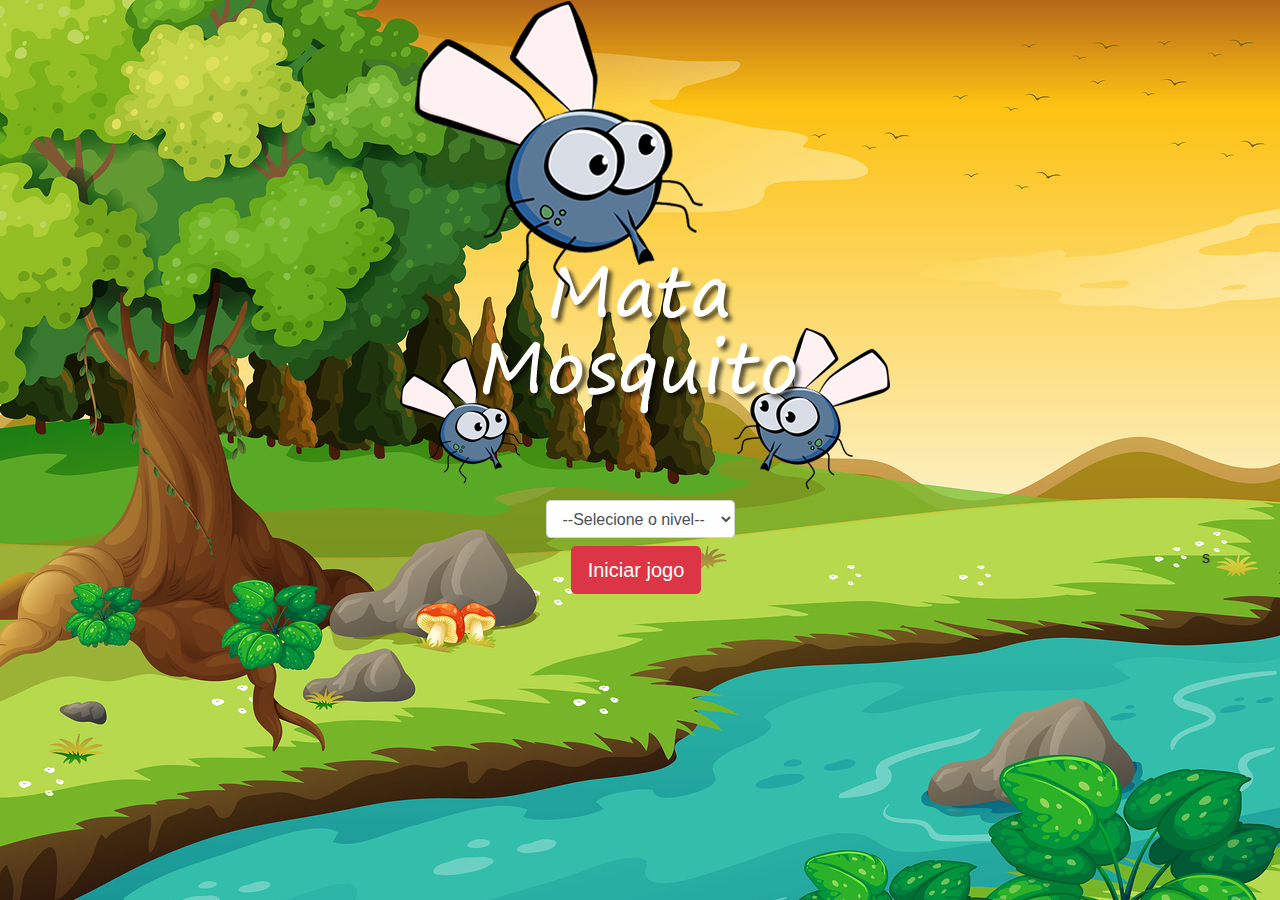
<file: index.html>
<!DOCTYPE html>
<html>
<head>
	<title></title>
	<meta charset="utf-8">

	<link rel="stylesheet"href="https://stackpath.bootstrapcdn.com/bootstrap/4.3.1/css/bootstrap.min.css" integrity="sha384-ggOyR0iXCbMQv3Xipma34MD+dH/1fQ784/j6cY/iJTQUOhcWr7x9JvoRxT2MZw1T" crossorigin="anonymous">

	<link rel="stylesheet" type="text/css" href="style.css">

	<script>

		function iniciarJogo(){
			var nivel=document.getElementById('nivel').value

			if(nivel ===''){
				alert('Selecione um nivel para iniciar o jogo')
				return false
			}
			
			window.location.href="app.html?" + nivel
	}
	</script>

</head>
<body>

	

	<div class="container">
		<div class="row">
			<div class="col">
				<div class="d-flex justify-content-center">
				<img src="imagens/game.png" />
				 </div>
			 </div>
		  </div>

		  <div class="row">
			<div class="col">
				<div class="d-flex justify-content-center">

			<div class="mb-2">
			<select class="form-control" id="nivel">
				<option value="">--Selecione o nivel--</option>
				<option value="normal">Normal</option>
				<option value="dificil">Dificil</option>
				<option value="chucknorrist">Chuck Norrist</option>
					
				</select>
				
			</div>

			</div>
			
		</div>
		
	</div>

		<div class="row">
			<div class="col">
				<div class="d-flex justify-content-center">
				<button type="button" class="btn btn-danger btn-lg" onclick="iniciarJogo()">Iniciar jogo</button>
				</div>
				
			</div>s
			
		</div>
		
	</div>

</body>
</html>
</file>
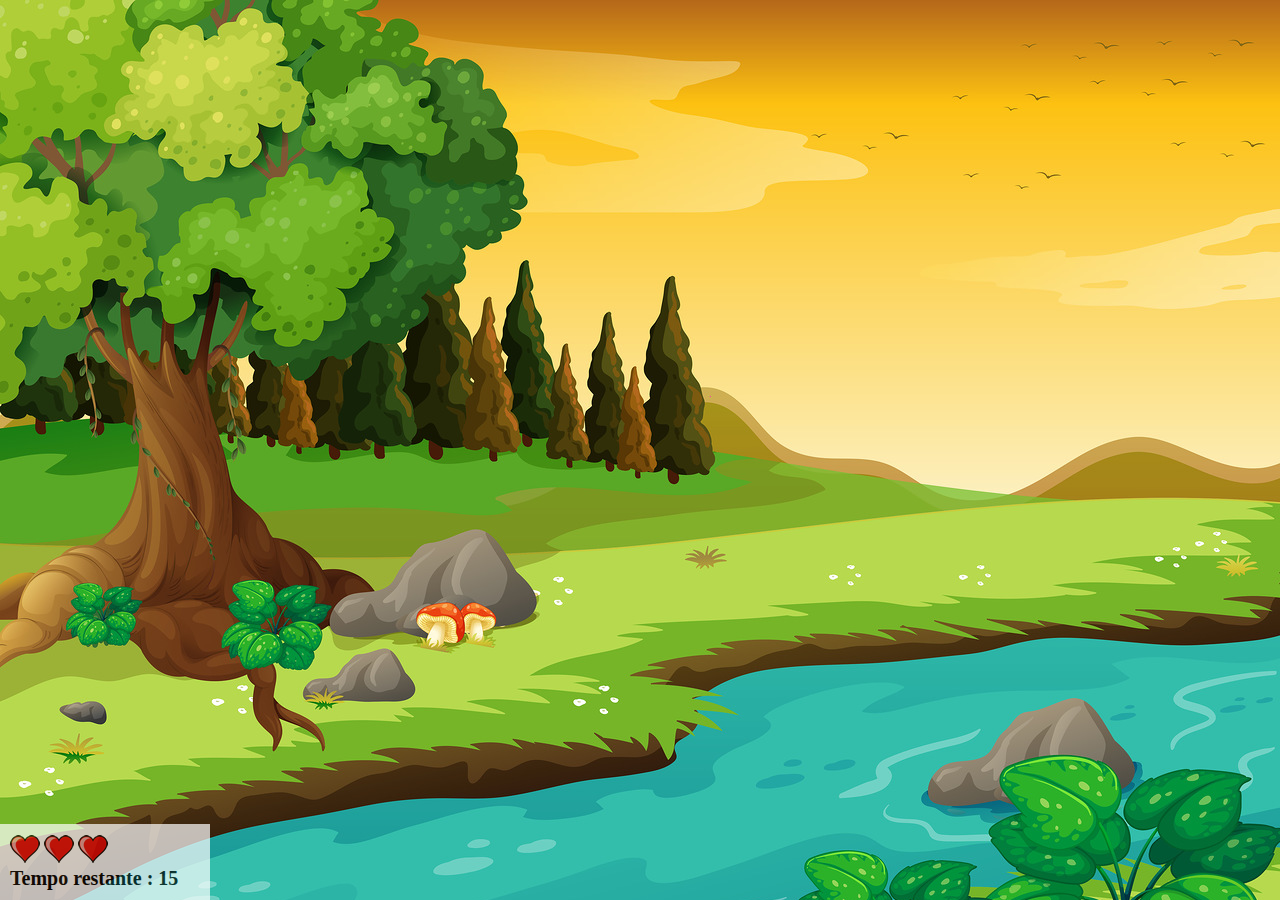
<file: app.html>
<!DOCTYPE html>
<html>
<head>

	<title></title>
	<link rel="stylesheet" type="text/css" href="style.css">
	<meta charset="utf-8">
	<script src="jogo.js"></script>

</head>
<body onresize="ajustaTamanhoPalcoJogo()">


	<!-- esses elementos representatam os pontos de vida<!-->
 
 	<div class="painel">
 		<div class="vidas">
 			<img id="v1" src="imagens/coracao_cheio.png" />
 			<img id="v2" src="imagens/coracao_cheio.png" />
 			<img id="v3" src="imagens/coracao_cheio.png" />
 	</div>

 	<div class="cronometro"> Tempo restante : <span id="cronometro"></span></div>
 		
 	</div>

 <script>
 	document.getElementById('cronometro').innerHTML=tempo
 	var criarMosca =setInterval(function(){
		posicaoRandomica()
 } ,criaMosquitoTempo)



 </script>
 
</body>
</html>
</file>
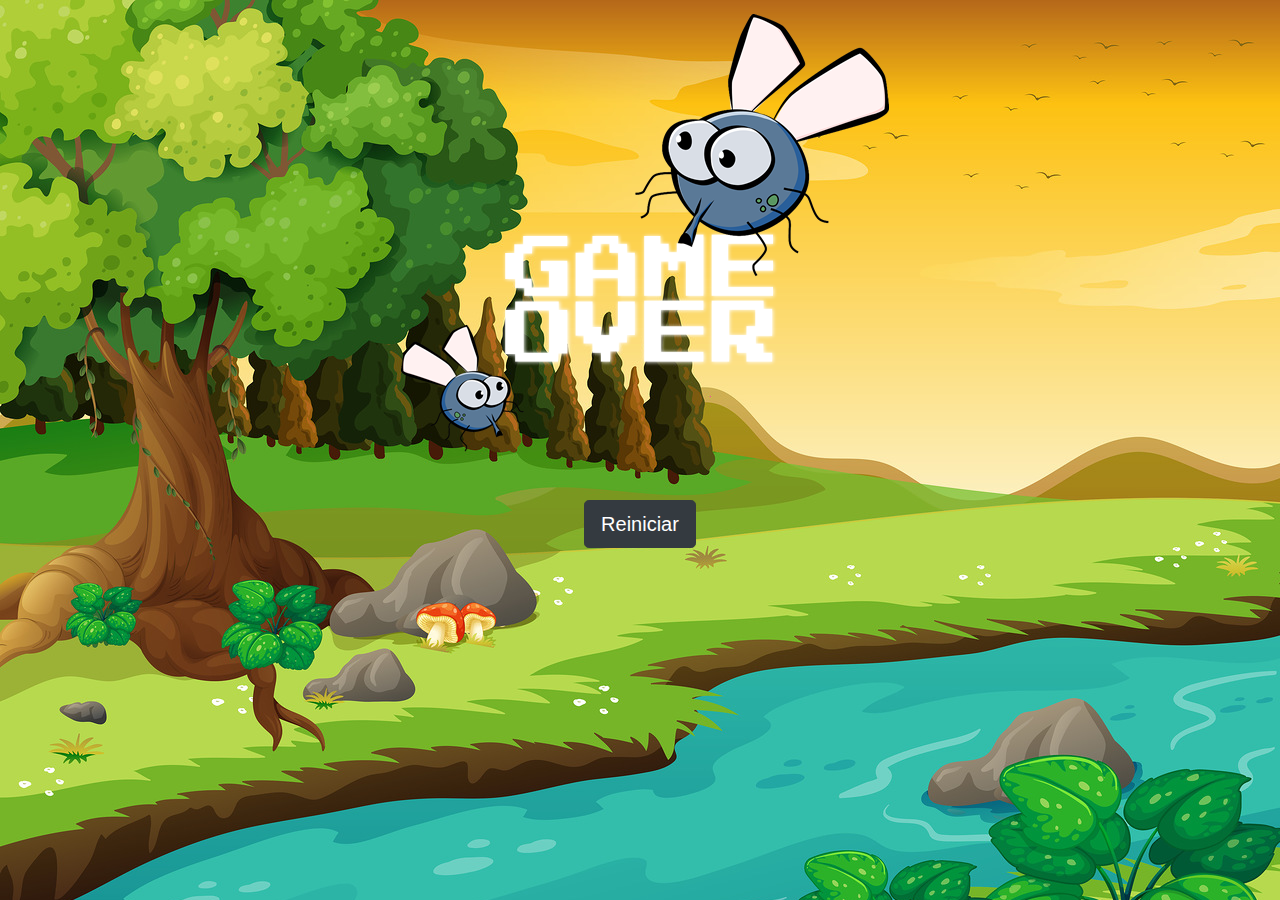
<file: fim_de_jogo.html>
<!DOCTYPE html>
<html>
<head>
	<title></title>
	<meta charset="utf-8">

	<link rel="stylesheet"href="https://stackpath.bootstrapcdn.com/bootstrap/4.3.1/css/bootstrap.min.css" integrity="sha384-ggOyR0iXCbMQv3Xipma34MD+dH/1fQ784/j6cY/iJTQUOhcWr7x9JvoRxT2MZw1T" crossorigin="anonymous">

	<link rel="stylesheet" type="text/css" href="style.css">

</head>
<body>

	<div class="container">
		<div class="row">
			<div class="col">
				<div class="d-flex justify-content-center">
				<img src="imagens/game_over.png" />
				</div>
				
			</div>
			
		</div>

		<div class="row">
			<div class="col">
				<div class="d-flex justify-content-center">
				<button type="button" class="btn btn-dark btn-lg" onclick="window.location.href='index.html'">Reiniciar</button>
				</div>
				
			</div>
			
		</div>
		
	</div>

</body>
</html>
</file>
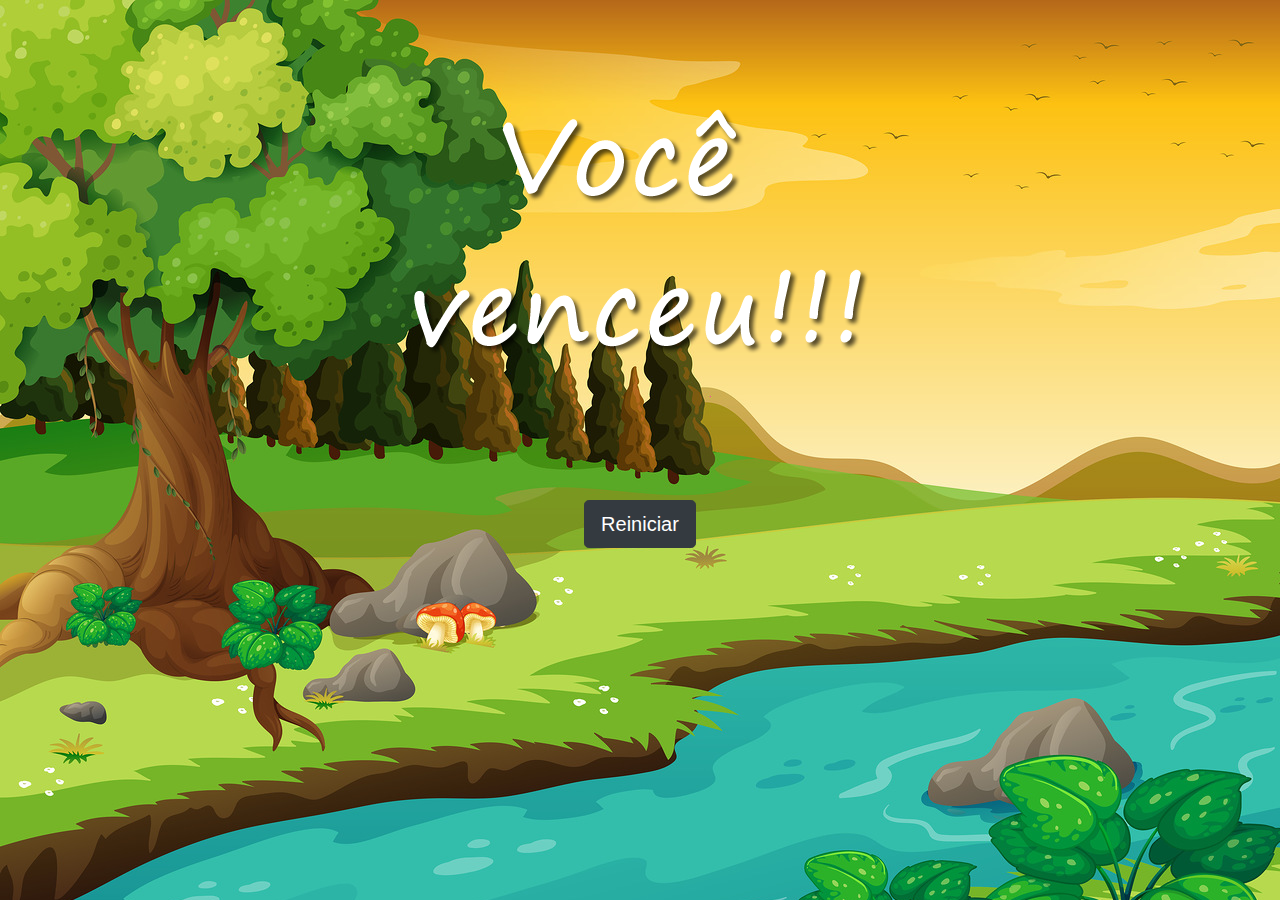
<file: vitoria.html>
<!DOCTYPE html>
<html>
<head>
	<title></title>
	<meta charset="utf-8">

	<link rel="stylesheet"href="https://stackpath.bootstrapcdn.com/bootstrap/4.3.1/css/bootstrap.min.css" integrity="sha384-ggOyR0iXCbMQv3Xipma34MD+dH/1fQ784/j6cY/iJTQUOhcWr7x9JvoRxT2MZw1T" crossorigin="anonymous">

	<link rel="stylesheet" type="text/css" href="style.css">

</head>
<body>

	<div class="container">
		<div class="row">
			<div class="col">
				<div class="d-flex justify-content-center">
				<img src="imagens/vitoria.png" />
				</div>
				
			</div>
			
		</div>

		<div class="row">
			<div class="col">
				<div class="d-flex justify-content-center">
				<button type="button" class="btn btn-dark btn-lg" onclick="window.location.href='index.html'">Reiniciar</button>
				</div>
				
			</div>
			
		</div>
		
	</div>

</body>
</html>
</file>
<file: style.css>
html{
	cursor: url(imagens/mata_mosquito.png) 30 30, auto;
}

body{
	background-image: url(imagens/bg.jpg);
	background-repeat: no-repeat;
}
.mosquito1{
	width: 50px;
	width: 50px;

}

.mosquito2{
	width: 70px;
	width: 70px;

}

.mosquito3{
	width: 90px;
	width: 90px;

}

.ladoA {
	transform: scaleX(1);
}

.ladoB{
	transform: scaleX(-1);
}

.painel{
	position: absolute;
	width: 190px;
	padding: 10px;
	left: 0px;
	bottom: 0px;
	border-top: solid 1px #fff;
	background-color: #fff;
	opacity: 0.7;
}

.vidas{
	float: left;
}
.cronometro{
	float: left;
	font-size: 20px;
	font-weight: bold;
}
</file>
